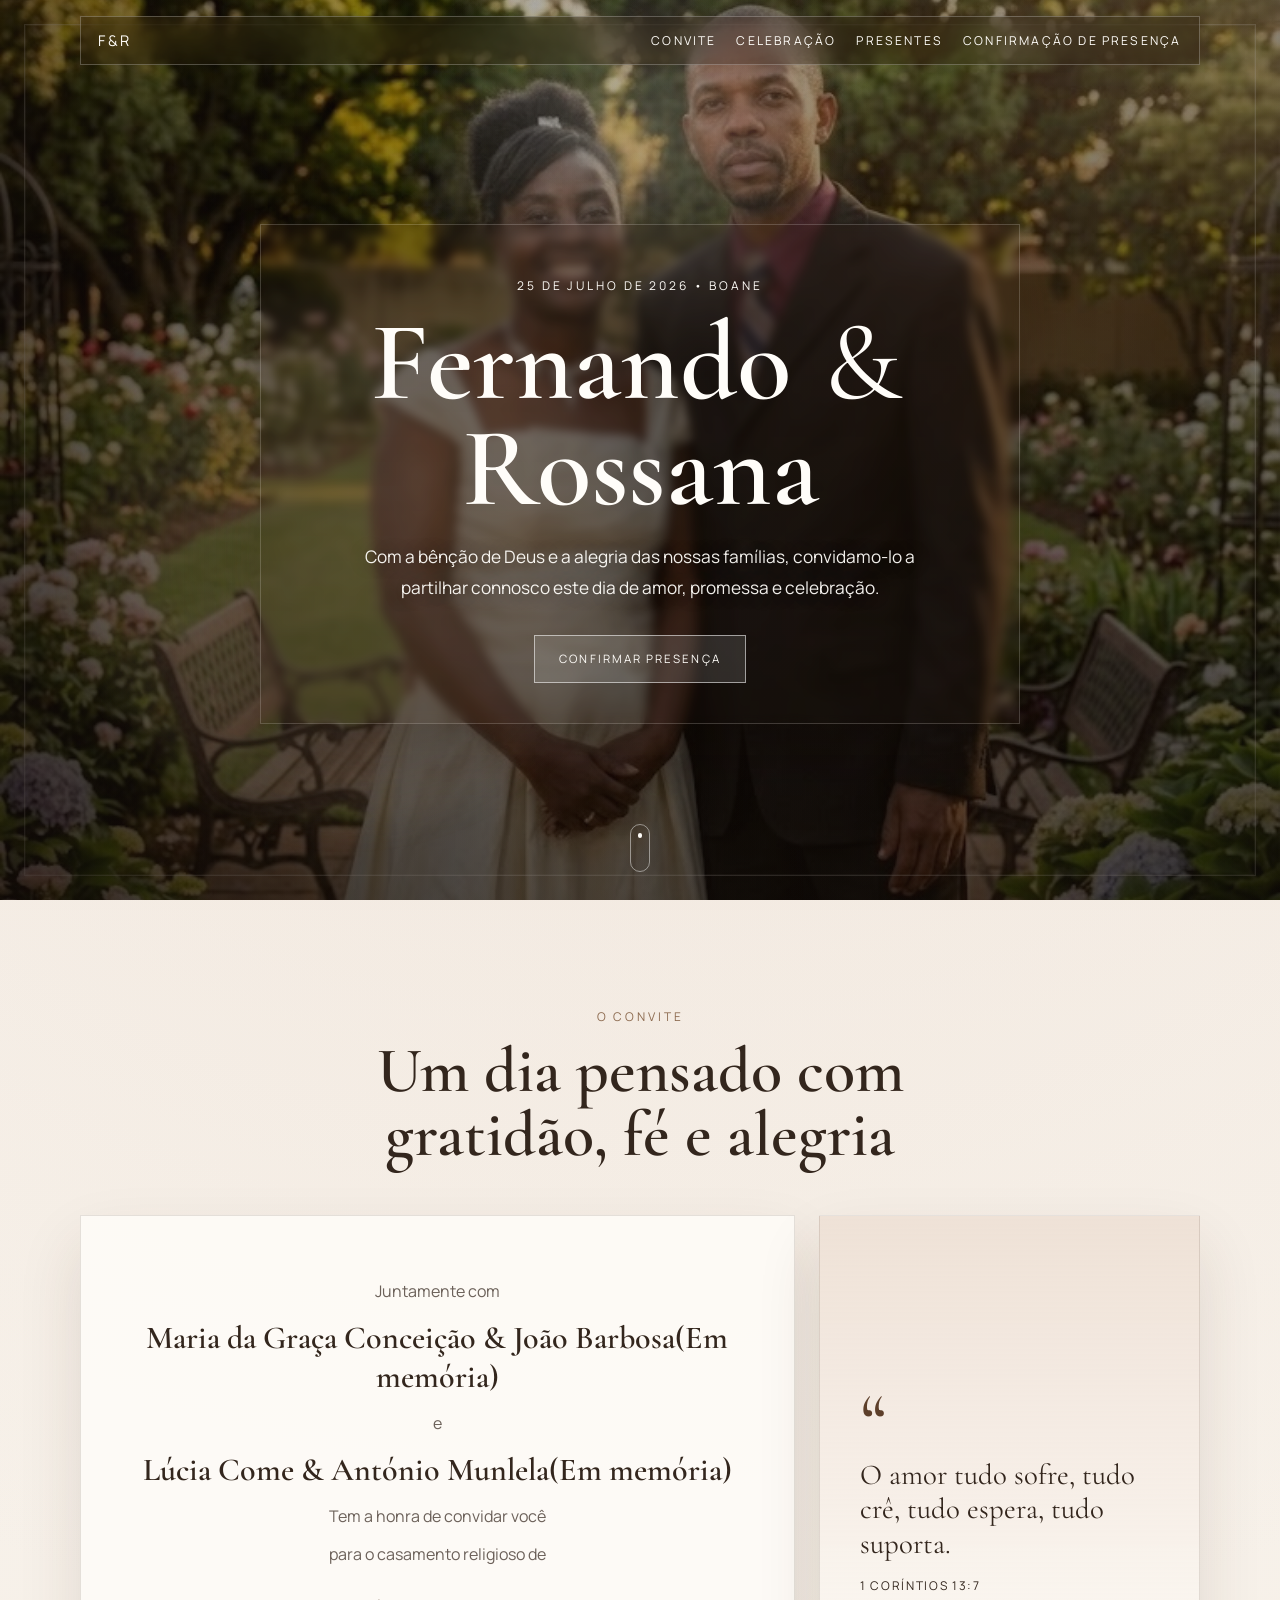
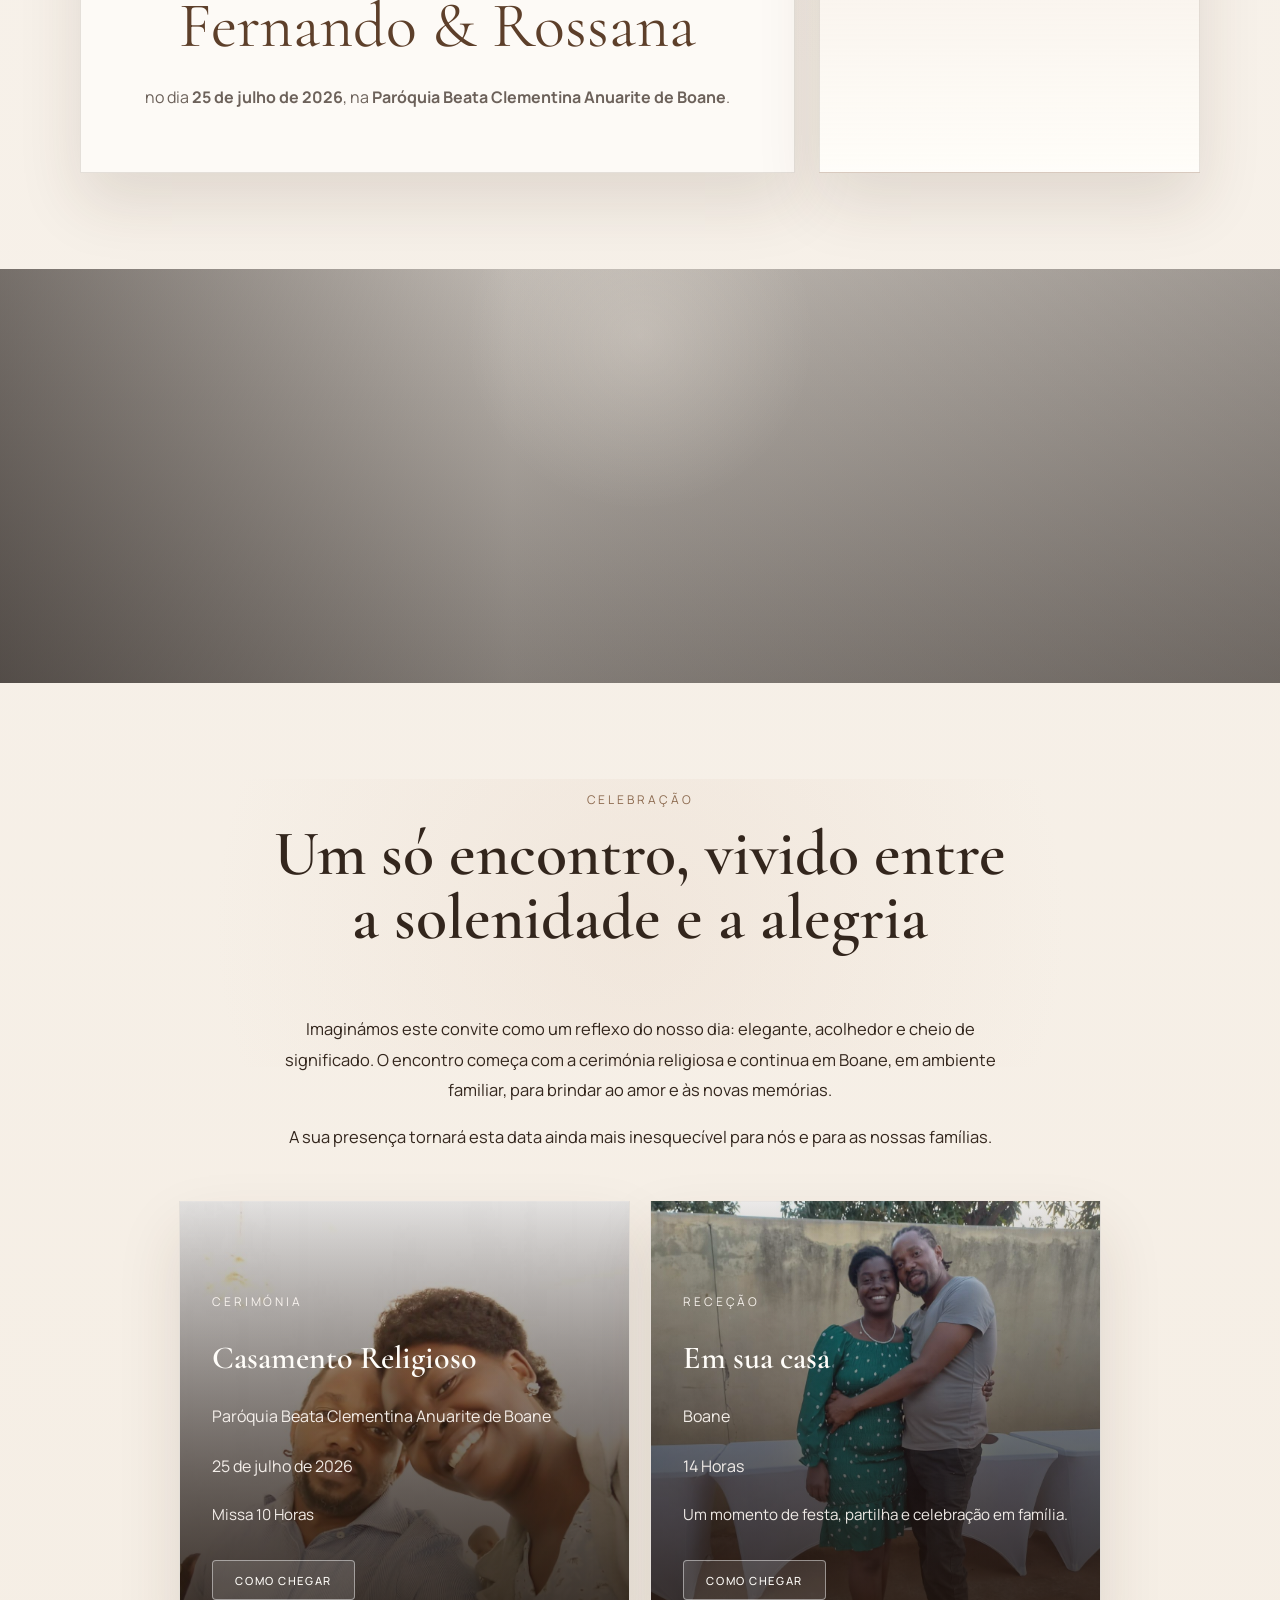
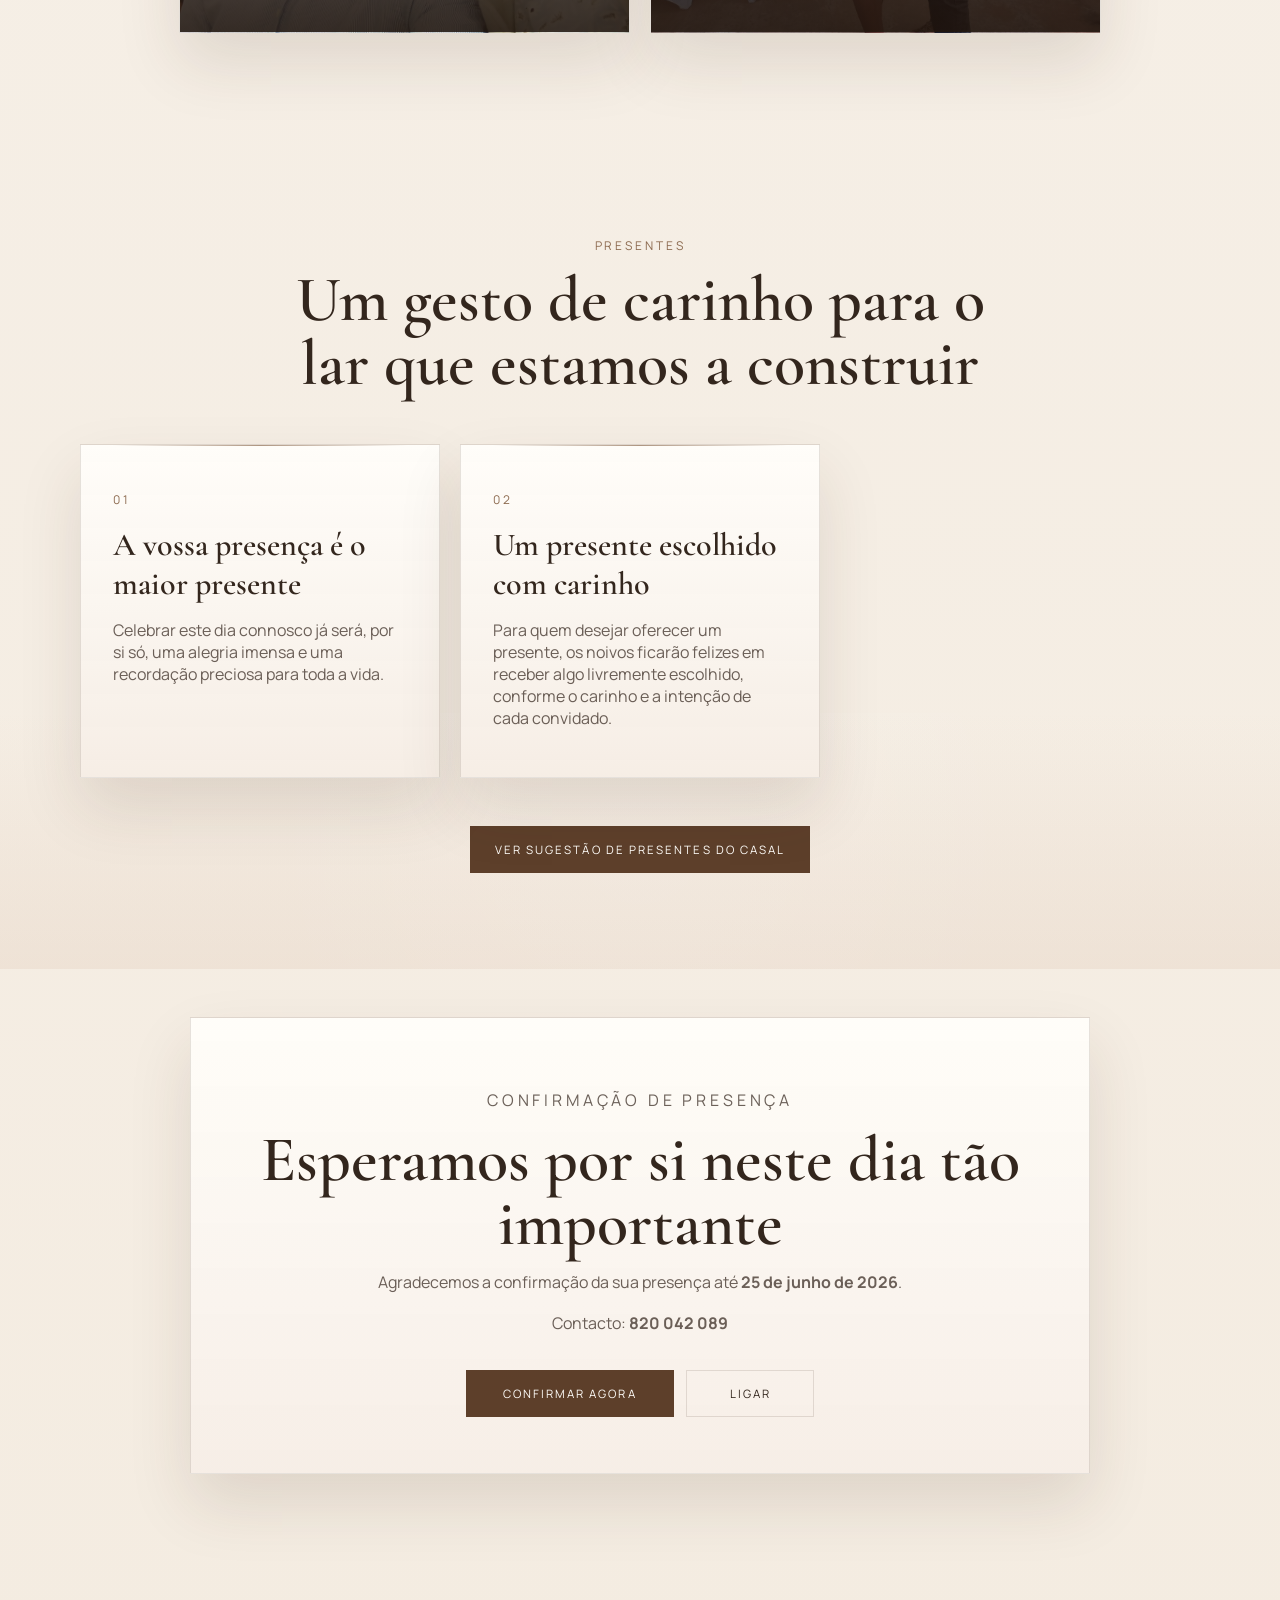
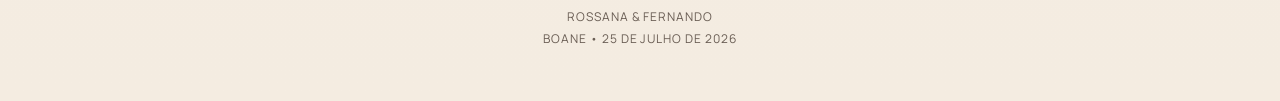
<file: index.html>
<!DOCTYPE html>
<html lang="pt">

<head>
  <meta charset="UTF-8" />
  <meta name="viewport" content="width=device-width, initial-scale=1.0" />
  <title>Casamento de Fernando & Rossana </title>
  <meta name="description"
    content="Convite de casamento de Fernando e Rossana. Celebre connosco em Boane no dia 25 de julho de 2026." />
  <link rel="preconnect" href="https://fonts.googleapis.com" />
  <link rel="preconnect" href="https://fonts.gstatic.com" crossorigin />
  <link
    href="https://fonts.googleapis.com/css2?family=Cormorant+Garamond:wght@400;500;600;700&family=Manrope:wght@400;500;600&display=swap"
    rel="stylesheet" />
  <link rel="stylesheet" href="./styles.css" />
</head>

<body>
  <header class="site-header">
    <nav class="nav">
      <a class="brand" href="#top">F&R</a>
      <button class="nav-toggle" type="button" aria-expanded="false" aria-controls="nav-links" aria-label="Abrir menu">
        <span></span>
        <span></span>
      </button>
      <div class="nav-links" id="nav-links">
        <a href="#convite">Convite</a>
        <a href="#celebracao">Celebração</a>
        <a href="./presentes.html">Presentes</a>
        <a href="#rsvp">Confirmação de Presença</a>
      </div>
    </nav>
  </header>

  <main id="top">
    <section class="hero">
      <div class="hero-overlay"></div>
      <div class="hero-content reveal">
        <p class="eyebrow">25 de Julho de 2026 • Boane</p>
        <h1>Fernando <span>&</span> Rossana</h1>
        <p class="hero-copy">
          Com a bênção de Deus e a alegria das nossas famílias, convidamo-lo a
          partilhar connosco este dia de amor, promessa e celebração.
        </p>
        <a class="hero-link" href="#rsvp">Confirmar Presença</a>
      </div>
      <a class="scroll-indicator" href="#convite" aria-label="Descer">
        <span></span>
      </a>
    </section>

    <section class="invitation section" id="convite">
      <div class="section-heading reveal">
        <p class="kicker">O convite</p>
        <h2>Um dia pensado com gratidão, fé e alegria</h2>
      </div>
      <div class="invitation-grid">
        <article class="invitation-card reveal">
          <p class="invitation-intro">Juntamente com</p>
          <h3>Maria da Graça Conceição & João Barbosa(Em memória)</h3>
          <p class="invitation-detail">e</p>
          <h3>Lúcia Come & António Munlela(Em memória)</h3>
          <div class="guest-line-block">
            <p class="invitation-copy">Tem a honra de convidar você</p>
            <p class="invitation-copy">para o casamento religioso de</p>
          </div>
          <p class="invitation-names">Fernando &amp; Rossana</p>
          <p class="invitation-copy">
            no dia <strong>25 de julho de 2026</strong>, na
            <strong>Paróquia Beata Clementina Anuarite de Boane</strong>.
          </p>
        </article>

        <aside class="quote-card reveal">
          <p class="quote-mark">“</p>
          <p class="quote-text">
            O amor tudo sofre, tudo crê, tudo espera, tudo suporta.
          </p>
          <p class="quote-source">1 Coríntios 13:7</p>
        </aside>
      </div>
    </section>

    <section class="parallax-band" aria-hidden="true">
      <div class="parallax-overlay"></div>
    </section>

    <section class="celebration section" id="celebracao">
      <div class="section-heading reveal">
        <p class="kicker">Celebração</p>
        <h2>Um só encontro, vivido entre a solenidade e a alegria</h2>
      </div>

      <div class="celebration-shell">
        <div class="story-copy reveal">
          <p>
            Imaginámos este convite como um reflexo do nosso dia: elegante,
            acolhedor e cheio de significado. O encontro começa com a
            cerimónia religiosa e continua em Boane, em ambiente familiar,
            para brindar ao amor e às novas memórias.
          </p>
          <p>
            A sua presença tornará esta data ainda mais inesquecível para nós
            e para as nossas famílias.
          </p>
        </div>

        <div class="details-grid">
          <article class="detail-card detail-card-photo detail-card-ceremony reveal">
            <p class="detail-label">Cerimónia</p>
            <h3>Casamento Religioso</h3>
            <p>Paróquia Beata Clementina Anuarite de Boane</p>
            <p class="detail-meta">25 de julho de 2026</p>
            <p class="detail-footnote">Missa 10 Horas</p>
            <a href="https://maps.google.com/?q=Paróquia+Beata+Clementina+Anuarite+de+Boane" target="_blank" rel="noopener" class="detail-map-link">Como Chegar</a>
          </article>

          <article class="detail-card detail-card-photo detail-card-reception reveal">
            <p class="detail-label">Receção</p>
            <h3>Em sua casa</h3>
            <p>Boane</p>
            <p class="detail-meta">14 Horas</p>
            <p class="detail-footnote">
              Um momento de festa, partilha e celebração em família.
            </p>
            <a href="https://goo.gl/maps/AwJ9fBxpAF3WLcHi6?g_st=aw" target="_blank" rel="noopener" class="detail-map-link">Como Chegar</a>
          </article>
        </div>
      </div>
    </section>

    <section class="schedule section" id="presentes">
      <div class="section-heading reveal">
        <p class="kicker">Presentes</p>
        <h2>Um gesto de carinho para o lar que estamos a construir</h2>
      </div>
      <div class="schedule-grid">
        <article class="schedule-item reveal">
          <span class="schedule-index">01</span>
          <h3>A vossa presença é o maior presente</h3>
          <p>
            Celebrar este dia connosco já será, por si só, uma alegria
            imensa e uma recordação preciosa para toda a vida.
          </p>
        </article>
        <article class="schedule-item reveal">
          <span class="schedule-index">02</span>
          <h3>Um presente escolhido com carinho</h3>
          <p>
            Para quem desejar oferecer um presente, os noivos ficarão
            felizes em receber algo livremente escolhido, conforme o carinho
            e a intenção de cada convidado.
          </p>
        </article>
      </div>
      <div class="gifts-cta reveal" style="text-align: center; margin-top: 3rem;">
        <a class="primary-link" href="./presentes.html">Ver Sugestão de Presentes do casal</a>
      </div>
    </section>

    <section class="rsvp section" id="rsvp">
      <div class="rsvp-shell reveal">
        <p class="kicker">Confirmação de Presença</p>
        <h2>Esperamos por si neste dia tão importante</h2>
        <p>
          Agradecemos a confirmação da sua presença até
          <strong>25 de junho de 2026</strong>.
        </p>
        <p class="rsvp-contact">Contacto: <strong>820 042 089</strong></p>
        <div class="rsvp-actions">
          <a class="primary-link"
            href="https://wa.me/258820042089?text=Ol%C3%A1%21%20Com%20muito%20carinho%2C%20gostaria%20de%20confirmar%20a%20minha%20presen%C3%A7a%20e%20partilhar%20a%20alegria%20deste%20dia%20t%C3%A3o%20especial.%20">Confirmar
            agora</a>
          <a class="secondary-link" href="tel:+258820042089">Ligar</a>
        </div>
      </div>
    </section>
  </main>

  <footer class="site-footer">
    <p>Rossana &amp; Fernando</p>
    <p>Boane • 25 de julho de 2026</p>
  </footer>

  <script src="./script.js"></script>
</body>

</html>
</file>
<file: styles.css>
:root {
  --background: #f7f0e7;
  --background-soft: #fbf7f2;
  --foreground: #33261d;
  --foreground-muted: rgba(51, 38, 29, 0.72);
  --line: rgba(83, 61, 46, 0.14);
  --accent: #8c6a4f;
  --accent-deep: #5d3f2a;
  --accent-soft: #dec6b4;
  --white: #fffdf9;
  --shadow: 0 30px 60px rgba(63, 39, 23, 0.12);
  --hero-image: linear-gradient(180deg,
      rgba(22, 14, 9, 0.16) 0%,
      rgba(22, 14, 9, 0.4) 100%),
    url("./image.png");
  --parallax-image: linear-gradient(180deg,
      rgba(49, 29, 16, 0.22) 0%,
      rgba(49, 29, 16, 0.22) 100%),
    url("./image2.png");
}

*,
*::before,
*::after {
  box-sizing: border-box;
}

html {
  scroll-behavior: smooth;
}

body {
  margin: 0;
  font-family: "Manrope", sans-serif;
  color: var(--foreground);
  background:
    radial-gradient(circle at top, rgba(222, 198, 180, 0.34), transparent 34%),
    linear-gradient(180deg, #f8f3ed 0%, #f4ece1 100%);
}

img {
  max-width: 100%;
  display: block;
}

a {
  color: inherit;
  text-decoration: none;
}

.site-header {
  position: fixed;
  inset: 0 0 auto;
  z-index: 20;
  padding: 1rem 1.25rem;
}

.nav {
  max-width: 1120px;
  margin: 0 auto;
  padding: 0.85rem 1.1rem;
  display: flex;
  align-items: center;
  justify-content: space-between;
  gap: 1rem;
  border: 1px solid rgba(255, 255, 255, 0.24);
  background: rgba(35, 21, 13, 0.22);
  -webkit-backdrop-filter: blur(16px);
  backdrop-filter: blur(16px);
  color: var(--white);
}

.brand,
.nav-links a {
  letter-spacing: 0.18em;
  text-transform: uppercase;
  font-size: 0.76rem;
}

.brand {
  font-size: 0.92rem;
}

.nav-links {
  display: flex;
  align-items: center;
  gap: 1.25rem;
}

.nav-toggle {
  display: none;
  border: 0;
  background: transparent;
  padding: 0;
  width: 2.5rem;
  height: 2.5rem;
  cursor: pointer;
}

.nav-toggle span {
  display: block;
  width: 1.5rem;
  height: 1px;
  margin: 0.35rem auto;
  background: var(--white);
  transition: transform 240ms ease, opacity 240ms ease;
}

.hero {
  position: relative;
  min-height: 100svh;
  display: grid;
  place-items: center;
  padding: 7rem 1.5rem 4rem;
  background-image: var(--hero-image);
  background-position: center 24%;
  background-size: cover;
  background-attachment: fixed;
  overflow: hidden;
}

.hero-overlay,
.parallax-overlay {
  position: absolute;
  inset: 0;
  background:
    radial-gradient(circle at 50% 16%, rgba(255, 247, 237, 0.24), transparent 24%),
    linear-gradient(90deg, rgba(17, 10, 7, 0.5) 0%, rgba(17, 10, 7, 0.14) 40%, rgba(17, 10, 7, 0.3) 100%),
    linear-gradient(180deg, rgba(16, 10, 7, 0.12), rgba(16, 10, 7, 0.42));
}

.hero::before {
  content: "";
  position: absolute;
  inset: 1.5rem;
  z-index: 0;
  border: 1px solid rgba(255, 248, 240, 0.26);
  box-shadow: inset 0 0 0 1px rgba(255, 248, 240, 0.08);
  pointer-events: none;
}

.hero::after {
  content: "";
  position: absolute;
  inset: auto auto 8% 6%;
  width: min(34rem, 58vw);
  height: min(34rem, 58vw);
  border-radius: 999px;
  background: radial-gradient(circle, rgba(219, 183, 145, 0.22), rgba(219, 183, 145, 0));
  filter: blur(14px);
  z-index: 0;
  pointer-events: none;
}

.hero-content {
  position: relative;
  z-index: 1;
  max-width: 760px;
  text-align: center;
  color: var(--white);
  padding: 2.5rem 2.75rem;
  border: 1px solid rgba(255, 251, 247, 0.18);
  background: linear-gradient(180deg, rgba(41, 24, 16, 0.2), rgba(41, 24, 16, 0.12));
  -webkit-backdrop-filter: blur(4px);
  backdrop-filter: blur(4px);
  box-shadow: 0 30px 70px rgba(18, 10, 7, 0.24);
}

.eyebrow,
.kicker,
.detail-label,
.schedule-index {
  letter-spacing: 0.24em;
  text-transform: uppercase;
  font-size: 0.75rem;
}

.hero h1,
.section-heading h2,
.invitation-card h3,
.detail-card h3,
.schedule-item h3,
.rsvp-shell h2 {
  font-family: "Cormorant Garamond", serif;
  font-weight: 600;
}

.hero h1 {
  margin: 1rem 0 1.25rem;
  font-size: clamp(3.6rem, 9vw, 7rem);
  line-height: 0.94;
}

.hero h1 span {
  display: inline-block;
  margin-inline: 0.45rem;
  font-weight: 400;
}

.hero-copy {
  width: min(100%, 38rem);
  margin: 0 auto 2rem;
  font-size: 1.08rem;
  line-height: 1.8;
  color: rgba(255, 253, 249, 0.94);
  text-shadow: 0 1px 18px rgba(9, 6, 4, 0.34);
}

.hero-link,
.primary-link,
.secondary-link {
  transition:
    transform 220ms ease,
    background-color 220ms ease,
    border-color 220ms ease,
    color 220ms ease;
}

.hero-link,
.primary-link {
  display: inline-flex;
  align-items: center;
  justify-content: center;
  min-width: 13rem;
  padding: 0.95rem 1.5rem;
  border: 1px solid rgba(255, 255, 255, 0.55);
  background: rgba(255, 255, 255, 0.12);
  color: var(--white);
  text-transform: uppercase;
  letter-spacing: 0.18em;
  font-size: 0.72rem;
}

.hero-link:hover,
.primary-link:hover,
.secondary-link:hover {
  transform: translateY(-2px);
}

.scroll-indicator {
  position: absolute;
  bottom: 1.75rem;
  left: 50%;
  z-index: 1;
  width: 1.25rem;
  height: 3rem;
  margin-left: -0.625rem;
  border: 1px solid rgba(255, 255, 255, 0.46);
  border-radius: 999px;
}

.scroll-indicator span {
  position: absolute;
  top: 0.5rem;
  left: 50%;
  width: 0.3rem;
  height: 0.3rem;
  margin-left: -0.15rem;
  border-radius: 999px;
  background: var(--white);
  animation: float 1.8s infinite ease-in-out;
}

.section {
  padding: 6rem 1.5rem;
}

.section-heading {
  max-width: 760px;
  margin: 0 auto 3rem;
  text-align: center;
}

.section-heading h2,
.rsvp-shell h2 {
  margin: 0.85rem 0 0;
  font-size: clamp(2.25rem, 5vw, 4.25rem);
  line-height: 1;
}

.kicker {
  color: var(--accent);
}

.invitation-grid,
.details-grid,
.celebration-shell,
.schedule-grid {
  max-width: 1120px;
  margin: 0 auto;
}

.invitation-grid {
  display: grid;
  grid-template-columns: minmax(0, 1.5fr) minmax(280px, 0.8fr);
  gap: 1.5rem;
}

.invitation-card,
.quote-card,
.detail-card,
.schedule-item,
.rsvp-shell {
  background: rgba(255, 253, 249, 0.82);
  border: 1px solid var(--line);
  box-shadow: var(--shadow);
}

.invitation-card {
  padding: 3rem;
  text-align: center;
}

.guest-line-block {
  margin: 1rem 0 0.75rem;
}

.guest-line {
  display: block;
  width: min(100%, 22rem);
  margin: 0.9rem auto 1rem;
  border-bottom: 1px solid rgba(93, 63, 42, 0.5);
  min-height: 2rem;
}

.invitation-intro,
.invitation-detail,
.invitation-copy,
.detail-card p,
.schedule-item p,
.rsvp p {
  color: var(--foreground-muted);
}

.invitation-card h3 {
  margin: 0.25rem 0;
  font-size: 2rem;
}

.invitation-names {
  margin: 1.4rem 0;
  font-family: "Cormorant Garamond", serif;
  font-size: clamp(2.4rem, 5vw, 4rem);
  color: var(--accent-deep);
}

.quote-card {
  display: grid;
  align-content: center;
  padding: 2.5rem;
  background:
    linear-gradient(180deg, rgba(222, 198, 180, 0.5), rgba(255, 253, 249, 0.92)),
    var(--white);
}

.quote-mark {
  margin: 0;
  font-family: "Cormorant Garamond", serif;
  font-size: 5rem;
  line-height: 0.7;
  color: var(--accent-deep);
}

.quote-text {
  margin: 0.5rem 0 1rem;
  font-family: "Cormorant Garamond", serif;
  font-size: 1.8rem;
  line-height: 1.2;
}

.quote-source {
  margin: 0;
  letter-spacing: 0.14em;
  text-transform: uppercase;
  font-size: 0.75rem;
}

.parallax-band {
  position: relative;
  min-height: 46svh;
  background-image: var(--parallax-image);
  background-position: center 28%;
  background-size: cover;
  background-attachment: fixed;
}

.celebration {
  position: relative;
}

.celebration::before {
  content: "";
  position: absolute;
  inset: 6rem 0 auto;
  height: 18rem;
  background:
    radial-gradient(circle at center, rgba(222, 198, 180, 0.22), transparent 65%);
  pointer-events: none;
}

.celebration-shell {
  display: grid;
  gap: 2rem;
}

.details-grid {
  display: grid;
  grid-template-columns: repeat(2, minmax(0, 1fr));
  gap: 1.25rem;
}

.schedule-grid {
  display: grid;
  grid-template-columns: repeat(3, minmax(0, 1fr));
  gap: 1.25rem;
}

.detail-card,
.schedule-item {
  padding: 2rem;
}

.detail-card {
  position: relative;
  overflow: hidden;
}

.detail-card-photo {
  min-height: 27rem;
  display: flex;
  flex-direction: column;
  justify-content: flex-end;
  color: var(--white);
  background-size: cover;
  background-repeat: no-repeat;
}

.detail-card-photo::before {
  content: "";
  position: absolute;
  inset: 0;
  background:
    linear-gradient(180deg, rgba(27, 17, 10, 0.06), rgba(27, 17, 10, 0.78));
}

.detail-card-photo>* {
  position: relative;
  z-index: 1;
}

.detail-map-link {
  display: inline-flex;
  align-items: center;
  justify-content: center;
  margin-top: 1.25rem;
  padding: 0.72rem 1.4rem;
  border: 1px solid rgba(255, 255, 255, 0.45);
  background: rgba(255, 255, 255, 0.12);
  color: var(--white);
  text-transform: uppercase;
  letter-spacing: 0.14em;
  font-size: 0.7rem;
  border-radius: 4px;
  transition: all 220ms ease;
  width: fit-content;
  z-index: 2;
  font-weight: 500;
}

.detail-map-link:hover {
  background: rgba(255, 255, 255, 0.28);
  border-color: rgba(255, 255, 255, 0.85);
  transform: translateY(-2px);
}

.detail-map-link:active {
  transform: translateY(0);
}

.detail-card-ceremony {
  background-image:
    linear-gradient(180deg, rgba(36, 21, 12, 0.08), rgba(36, 21, 12, 0.44)),
    url("./ros.jpeg");
  background-position: center 28%;
}

.detail-card-reception {
  background-image:
    linear-gradient(180deg, rgba(63, 37, 24, 0.04), rgba(63, 37, 24, 0.46)),
    url("./ross.jpeg");
  background-position: center 24%;
}

.detail-card h3,
.schedule-item h3 {
  margin: 1rem 0 0.75rem;
  font-size: 2rem;
}

.detail-meta {
  margin: 0.75rem 0;
  color: var(--accent-deep);
}

.detail-card-photo p,
.detail-card-photo .detail-meta,
.detail-card-photo .detail-footnote,
.detail-card-photo .detail-label {
  color: rgba(255, 250, 245, 0.92);
}

.detail-footnote {
  font-size: 0.95rem;
}

.story-copy {
  max-width: 46rem;
  margin: 0 auto;
  text-align: center;
}

.story-copy p {
  font-size: 1.03rem;
  line-height: 1.85;
}

.schedule {
  position: relative;
}

.schedule::before {
  content: "";
  position: absolute;
  inset: auto 0 0;
  height: 16rem;
  background:
    linear-gradient(180deg, rgba(222, 198, 180, 0), rgba(222, 198, 180, 0.28)),
    radial-gradient(circle at center, rgba(255, 255, 255, 0.15), transparent 60%);
  pointer-events: none;
}

.schedule-item {
  position: relative;
  z-index: 1;
  padding-top: 2.6rem;
  background:
    linear-gradient(180deg, rgba(255, 253, 249, 0.96), rgba(245, 236, 227, 0.92)),
    var(--white);
  text-align: left;
}

.schedule-item::before {
  content: "";
  position: absolute;
  top: 0;
  left: 2rem;
  right: 2rem;
  height: 1px;
  background: linear-gradient(90deg, transparent, rgba(140, 106, 79, 0.7), transparent);
}

.schedule-index {
  color: var(--accent);
}

.rsvp {
  padding-top: 3rem;
}

.rsvp-shell {
  max-width: 900px;
  margin: 0 auto;
  padding: 3.5rem 2rem;
  text-align: center;
  background:
    linear-gradient(180deg, rgba(255, 253, 249, 0.9), rgba(246, 237, 229, 0.94)),
    var(--white);
}

.rsvp-shell p {
  max-width: 34rem;
  margin: 0.75rem auto 0;
  font-size: 1rem;
  line-height: 1.8;
}

.rsvp-contact {
  color: var(--accent-deep);
}

.rsvp-actions {
  display: flex;
  justify-content: center;
  flex-wrap: wrap;
  gap: 0.8rem;
  margin-top: 2rem;
}

.primary-link {
  background: var(--accent-deep);
  border-color: var(--accent-deep);
}

.secondary-link {
  display: inline-flex;
  align-items: center;
  justify-content: center;
  min-width: 8rem;
  padding: 0.95rem 1.5rem;
  border: 1px solid var(--line);
  background: transparent;
  color: var(--foreground);
  text-transform: uppercase;
  letter-spacing: 0.18em;
  font-size: 0.72rem;
}

.site-footer {
  padding: 2rem 1.5rem 3rem;
  text-align: center;
  color: var(--foreground-muted);
}

.site-footer p {
  margin: 0.35rem 0;
  letter-spacing: 0.08em;
  text-transform: uppercase;
  font-size: 0.75rem;
}

.reveal {
  opacity: 0;
  transform: translateY(24px);
  transition:
    opacity 700ms ease,
    transform 700ms ease;
}

.reveal.is-visible {
  opacity: 1;
  transform: translateY(0);
}

@keyframes float {

  0%,
  100% {
    transform: translate(-50%, 0);
    opacity: 0.9;
  }

  50% {
    transform: translate(-50%, 1rem);
    opacity: 0.35;
  }
}

@media (max-width: 900px) {

  .invitation-grid,
  .details-grid,
  .schedule-grid {
    grid-template-columns: 1fr;
  }
}

@media (max-width: 720px) {
  .site-header {
    padding: 0.85rem;
  }

  .nav {
    align-items: flex-start;
    flex-wrap: wrap;
  }

  .nav-toggle {
    display: inline-block;
  }

  .nav-links {
    display: none;
    width: 100%;
    padding-top: 0.75rem;
    flex-direction: column;
    align-items: flex-start;
  }

  .nav-links.is-open {
    display: flex;
  }

  .hero {
    background-attachment: scroll;
    background-position: center 18%;
  }

  .hero::before {
    inset: 1rem;
  }

  .hero::after {
    inset: auto auto 14% 50%;
    width: 18rem;
    height: 18rem;
    transform: translateX(-50%);
  }

  .hero-content {
    width: min(100%, 26rem);
    min-height: 29rem;
    padding: 3rem 1.45rem 3.25rem;
    margin-top: -3.6rem;
    -webkit-backdrop-filter: blur(12px);
    backdrop-filter: blur(12px);
    display: flex;
    flex-direction: column;
    justify-content: center;
  }

  .hero h1 {
    font-size: clamp(3rem, 18vw, 4.5rem);
  }

  .invitation-card,
  .quote-card,
  .detail-card,
  .schedule-item,
  .rsvp-shell {
    padding: 1.5rem;
  }

  .section {
    padding: 4.5rem 1rem;
  }

  .parallax-band {
    min-height: 30svh;
    background-attachment: scroll;
  }
}

@media (max-width: 720px) and (min-height: 820px) {
  .hero-content {
    width: min(100%, 27rem);
    min-height: min(33rem, 62svh);
    padding: 3.35rem 1.6rem 3.6rem;
    margin-top: -4.8rem;
  }
}

@page {
  size: A4 portrait;
  margin: 10mm;
}

@media print {
  html {
    scroll-behavior: auto;
  }

  body {
    background: #ffffff;
    -webkit-print-color-adjust: exact;
    print-color-adjust: exact;
  }

  .site-header,
  .scroll-indicator,
  .hero-link,
  .rsvp-actions,
  .nav-toggle {
    display: none !important;
  }

  .hero,
  .parallax-band {
    background-attachment: scroll;
  }

  .hero {
    min-height: auto;
    padding: 2rem 1rem 2.5rem;
    page-break-after: always;
    break-after: page;
  }

  .hero::before {
    inset: 0.75rem;
  }

  .hero::after {
    display: none;
  }

  .hero-content {
    max-width: 100%;
    padding: 2rem;
    box-shadow: none;
  }

  .section,
  .rsvp {
    padding: 2rem 0;
  }

  .invitation,
  .celebration,
  .schedule,
  .rsvp {
    page-break-inside: avoid;
    break-inside: avoid;
  }

  .invitation-grid,
  .details-grid,
  .schedule-grid {
    grid-template-columns: 1fr;
  }

  .quote-card,
  .detail-card,
  .schedule-item,
  .rsvp-shell,
  .invitation-card {
    box-shadow: none;
  }

  .parallax-band {
    min-height: 9rem;
  }

  .detail-card-photo {
    min-height: 18rem;
  }

  .rsvp-shell {
    max-width: 100%;
  }

  .secondary-link {
    border-color: rgba(83, 61, 46, 0.25);
  }

  .reveal,
  .reveal.is-visible {
    opacity: 1 !important;
    transform: none !important;
    transition: none !important;
  }
}

/* Gifts Page Styles */
.gifts-page {
  padding-bottom: 6rem;
}

.gifts-grid {
  display: grid;
  grid-template-columns: repeat(auto-fill, minmax(280px, 1fr));
  gap: 2rem;
}

.gift-category-title {
  font-family: "Cormorant Garamond", serif;
  font-size: 2.4rem;
  color: var(--accent-deep);
  margin-bottom: 1.5rem;
  border-bottom: 1px solid var(--line);
  padding-bottom: 0.5rem;
}

.gift-card {
  background: var(--white);
  border: 1px solid var(--line);
  border-radius: 8px;
  overflow: hidden;
  box-shadow: 0 4px 12px rgba(63, 39, 23, 0.08);
  transition: transform 200ms ease, box-shadow 200ms ease;
  display: flex;
  flex-direction: column;
  min-width: 0;
}

.gift-card:hover {
  transform: translateY(-4px);
  box-shadow: 0 12px 24px rgba(63, 39, 23, 0.12);
}

.gift-card.is-reserved {
  opacity: 0.6;
  filter: grayscale(80%);
  pointer-events: none;
}

.gift-image {
  height: 190px;
  border-bottom: 1px solid var(--line);
  overflow: hidden;
  background: #f8f2ea;
  padding: 0.5rem;
}

.gift-image img {
  width: 100%;
  height: 100%;
  object-fit: contain;
  display: block;
}

.gift-content {
  padding: 1.5rem;
  display: flex;
  flex-direction: column;
  flex-grow: 1;
  justify-content: space-between;
  min-width: 0;
}

.gift-content h4 {
  margin: 0 0 1.5rem 0;
  font-size: 1.2rem;
  color: var(--foreground);
  font-family: "Cormorant Garamond", serif;
  line-height: 1.15;
  overflow-wrap: anywhere;
}

.btn-offer {
  width: 100%;
  min-width: 0;
  padding: 0.82rem 0.9rem;
  cursor: pointer;
  font-weight: 600;
  letter-spacing: 0.08em;
  text-transform: uppercase;
  font-size: clamp(0.68rem, 1.4vw, 0.78rem);
  line-height: 1.1;
  white-space: nowrap;
  transition: all 250ms ease;
  border-radius: 4px;
  background: var(--accent-deep);
  border-color: var(--accent-deep);
  color: var(--white);
}

.btn-offer:hover {
  background: var(--accent);
  border-color: var(--accent);
  transform: translateY(-2px);
  box-shadow: 0 4px 12px rgba(93, 63, 42, 0.3);
}

.btn-offer:active {
  transform: translateY(0);
}

button.disabled {
  background: #c9b8a8;
  border-color: #c9b8a8;
  color: rgba(255, 255, 255, 0.7);
  cursor: not-allowed;
  transform: none;
  box-shadow: none;
}

@media (max-width: 600px) {
  .gifts-grid {
    grid-template-columns: repeat(2, minmax(0, 1fr));
    gap: 1rem;
  }

  .gift-image {
    height: 110px;
    padding: 0.35rem;
  }

  .gift-category-title {
    font-size: 1.8rem;
  }

  .gift-content {
    padding: 1rem;
  }

  .gift-content h4 {
    font-size: 1rem;
    margin-bottom: 1rem;
  }

  .btn-offer {
    padding: 0.65rem 0.45rem;
    font-size: 0.66rem;
    letter-spacing: 0.06em;
  }
}

@media (max-width: 480px) {
  .gift-image {
    height: 100px;
  }
}
</file>
